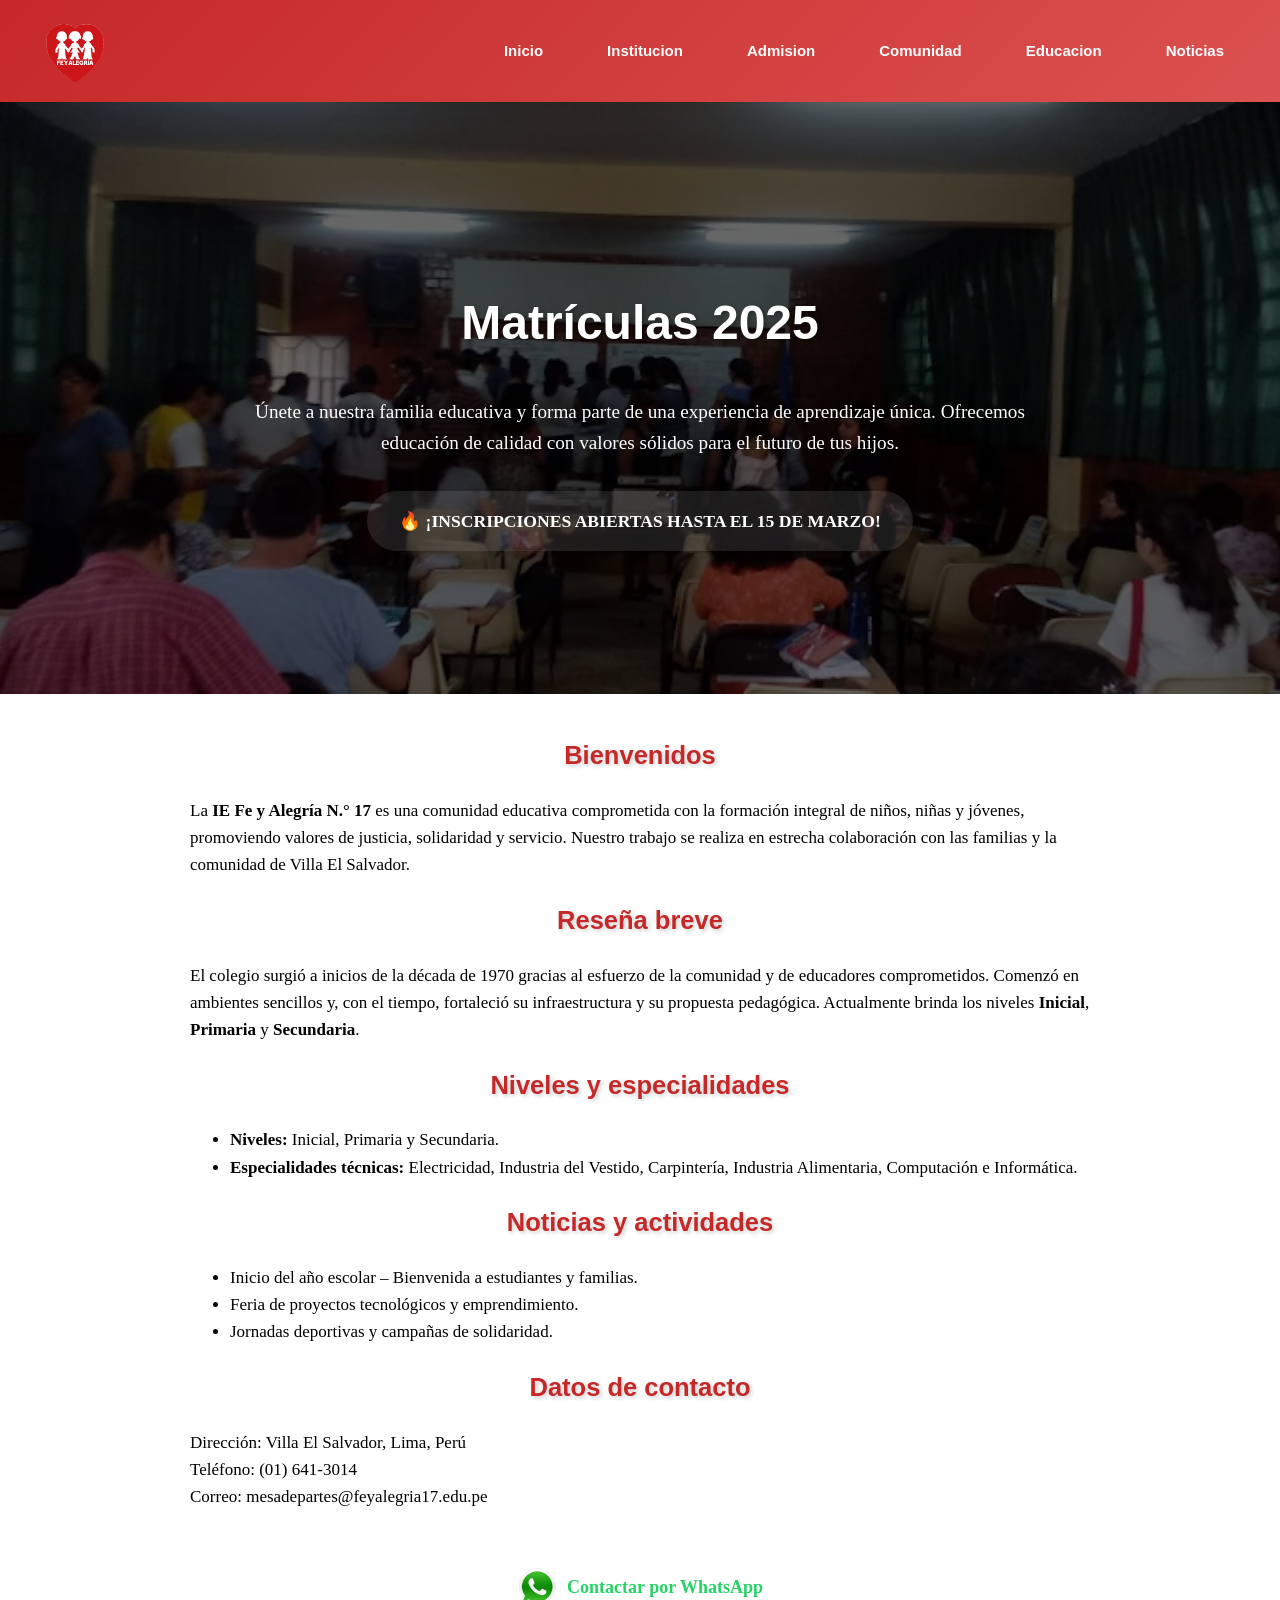
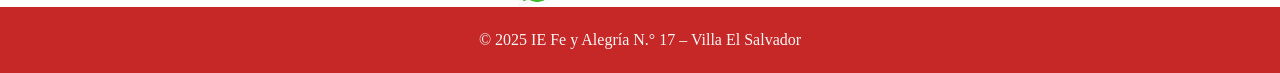
<file: index.html>
<html lang="es"><head>
  <link rel="stylesheet" type="text/css" href="css/style.css">
  <title>IE Fe y Alegría N.° 17 – Inicio</title>
</head>
<body>
  <header class="header">
        <div class="nav-container">
	   <div class="logo">
    		<img src="Imagenes/logo.png" alt="Logo IE Fe y Alegría N.° 17">
		</div>
            <nav>
                <ul class="nav-menu">
                  <li><a href="index.html">Inicio</a></li>
                  <li><a href="Paginas/historia.html">Institucion</a></li>
                  <li><a href="Paginas/oferta.html">Admision</a></li>
                  <li><a href="Paginas/comunidad.html">Comunidad</a></li>
                  <li><a href="Paginas/mision-vision.html">Educacion</a></li>
                  <li><a href="Paginas/contacto.html">Noticias</a></li>
              </ul>
          </nav>
      </div>
  </header>


<section id="inicio" class="hero">
    <h1>Matrículas 2025</h1>
    <p>Únete a nuestra familia educativa y forma parte de una experiencia de aprendizaje única. Ofrecemos educación de calidad con valores sólidos para el futuro de tus hijos.</p>
    <div class="enrollment-status">
        🔥 ¡INSCRIPCIONES ABIERTAS HASTA EL 15 DE MARZO!
    </div>
</section>

<main>
  <h2>Bienvenidos</h2>
  <p>
    La <strong>IE Fe y Alegría N.° 17</strong> es una comunidad educativa
    comprometida con la formación integral de niños, niñas y jóvenes, promoviendo
    valores de justicia, solidaridad y servicio. Nuestro trabajo se realiza en
    estrecha colaboración con las familias y la comunidad de Villa El Salvador.
  </p>

  <h2>Reseña breve</h2>
  <p>
    El colegio surgió a inicios de la década de 1970 gracias al esfuerzo de la
    comunidad y de educadores comprometidos. Comenzó en ambientes sencillos y,
    con el tiempo, fortaleció su infraestructura y su propuesta pedagógica.
    Actualmente brinda los niveles <strong>Inicial</strong>, <strong>Primaria</strong> y
    <strong>Secundaria</strong>.
  </p>

  <h2>Niveles y especialidades</h2>
  <ul>
    <li><strong>Niveles:</strong> Inicial, Primaria y Secundaria.</li>
    <li><strong>Especialidades técnicas:</strong> Electricidad, Industria del Vestido, Carpintería, Industria Alimentaria, Computación e Informática.</li>
  </ul>

  <h2>Noticias y actividades</h2>
  <ul>
    <li>Inicio del año escolar – Bienvenida a estudiantes y familias.</li>
    <li>Feria de proyectos tecnológicos y emprendimiento.</li>
    <li>Jornadas deportivas y campañas de solidaridad.</li>
  </ul>

  <h2>Datos de contacto</h2>
  <p>
     Dirección: Villa El Salvador, Lima, Perú<br>
     Teléfono: (01) 641-3014<br>
     Correo: mesadepartes@feyalegria17.edu.pe
  </p>
</main>
  <div class="whatsapp-contacto">
    <a href="https://wa.me/51997011272" target="_blank">
        <img src="Imagenes/whatsapp.png" alt="WhatsApp">
        <span>Contactar por WhatsApp</span>
    </a>
  </div>

  <footer>
    © 2025 IE Fe y Alegría N.° 17 – Villa El Salvador
  </footer>

</body></html>
</file>
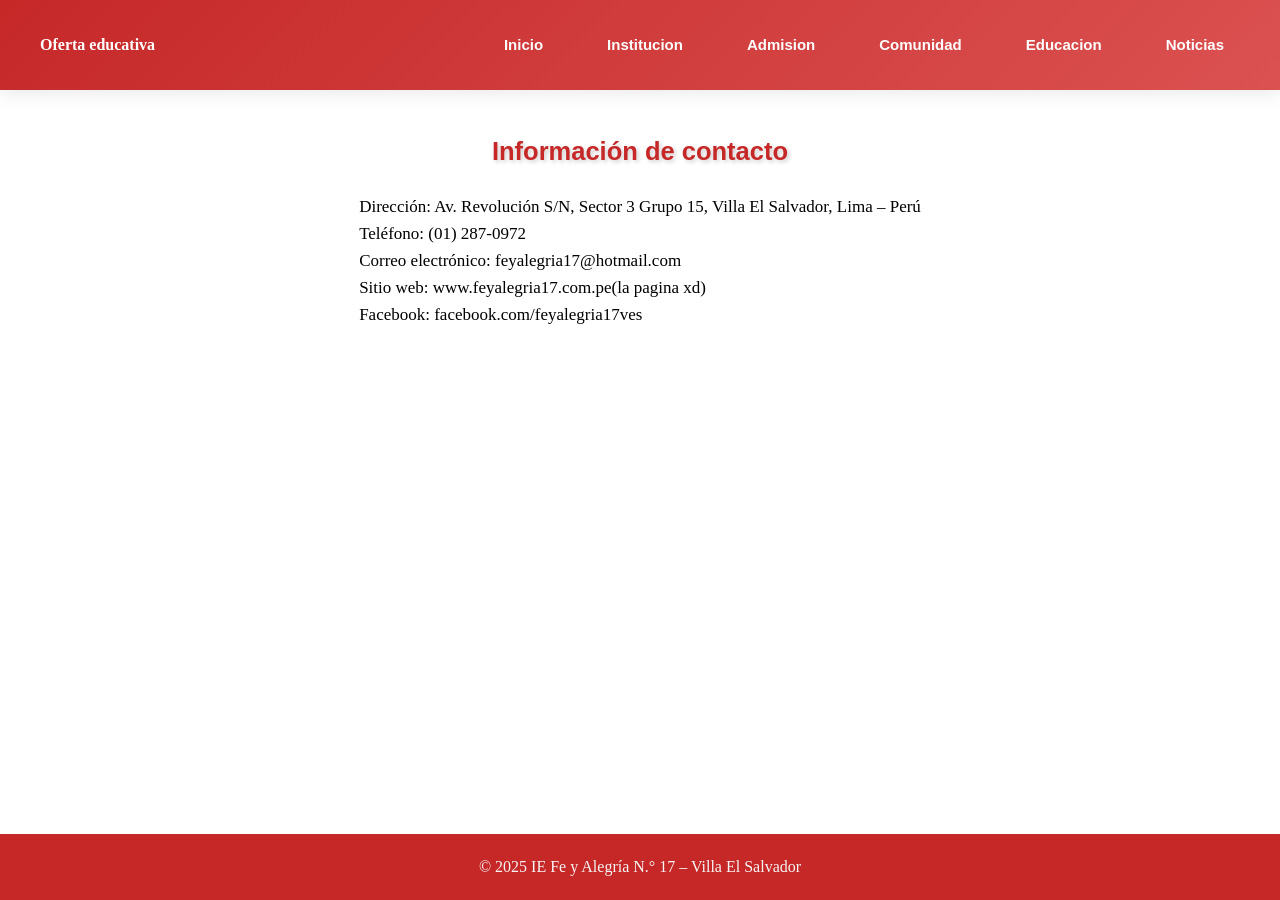
<file: Paginas/contacto.html>
<!DOCTYPE html>
<html lang="es">
<head>
  <link rel="stylesheet" type="text/css" href="../css/style.css">

  <title>Contacto – IE Fe y Alegría N.° 17</title>
</head>
<body>
  <header class="header">
        <div class="nav-container">
            <div class="logo">Oferta educativa</div>
            <nav>
                <ul class="nav-menu">
                  <li><a href="../index.html">Inicio</a></li>
                  <li><a href="historia.html">Institucion</a></li>
                  <li><a href="oferta.html">Admision</a></li>
                  <li><a href="comunidad.html">Comunidad</a></li>
                  <li><a href="mision-vision.html">Educacion</a></li>
                  <li><a href="contacto.html">Noticias</a></li>
              </ul>
          </nav>
      </div>
  </header>


  <main>

  <h2>Información de contacto</h2>
  <p>
    Dirección: Av. Revolución S/N, Sector 3 Grupo 15, Villa El Salvador, Lima – Perú<br>
    Teléfono: (01) 287-0972<br>
    Correo electrónico: feyalegria17@hotmail.com<br>
    Sitio web: www.feyalegria17.com.pe(la pagina xd)<br>
    Facebook: facebook.com/feyalegria17ves
  </p>
</main>
  <footer>
    © 2025 IE Fe y Alegría N.° 17 – Villa El Salvador
  </footer>

</body>
</html>
</file>
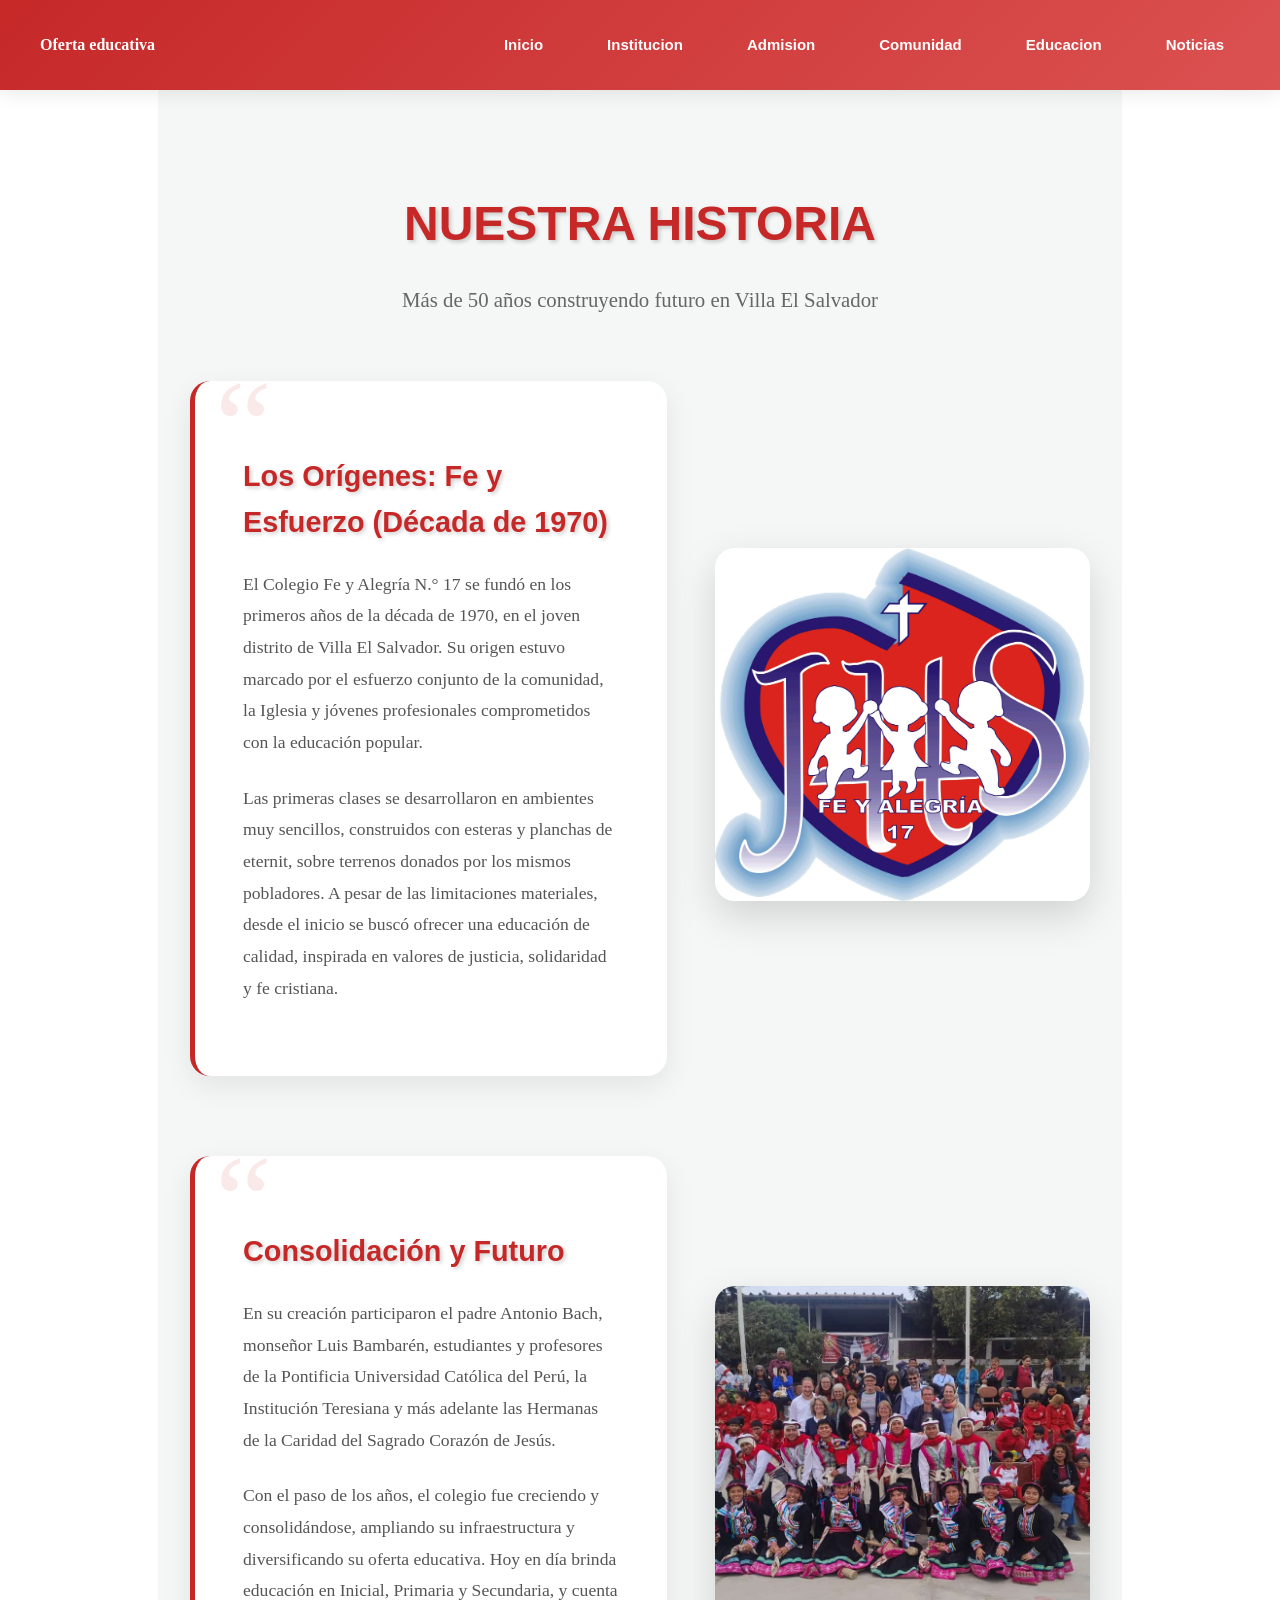
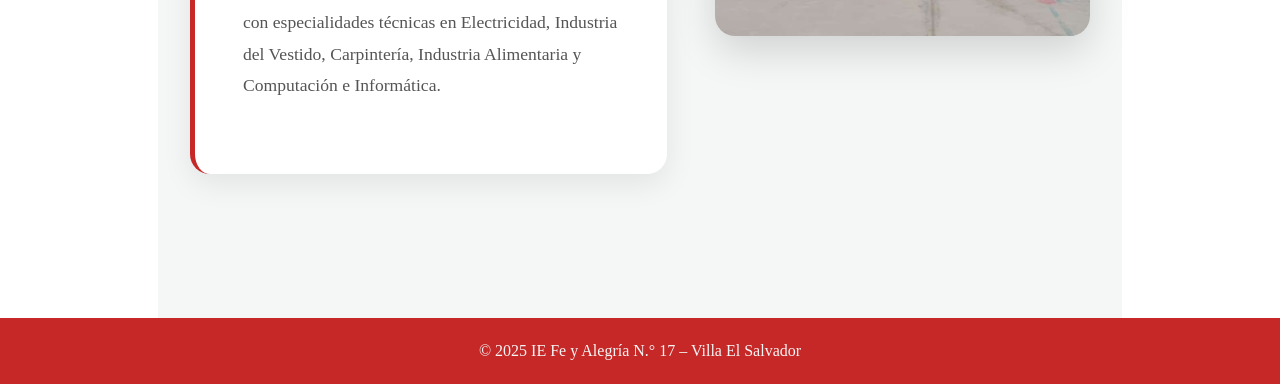
<file: Paginas/historia.html>
<!DOCTYPE html>
<html lang="es">
<head>
  <link rel="stylesheet" type="text/css" href="../css/style.css">

  <title>Historia – IE Fe y Alegría N.° 17</title>
</head>
<body>

  <header class="header">
        <div class="nav-container">
            <div class="logo">Oferta educativa</div>
            <nav>
                <ul class="nav-menu">
                  <li><a href="../index.html">Inicio</a></li>
                  <li><a href="historia.html">Institucion</a></li>
                  <li><a href="oferta.html">Admision</a></li>
                  <li><a href="comunidad.html">Comunidad</a></li>
                  <li><a href="mision-vision.html">Educacion</a></li>
                  <li><a href="contacto.html">Noticias</a></li>
              </ul>
          </nav>
      </div>
  </header>


  <main class="history-main">
    
    <div class="intro-section reveal">
        <h1>Nuestra Historia</h1>
        <p class="subtitle">Más de 50 años construyendo futuro en Villa El Salvador</p>
    </div>

    <div class="history-container">

        <section class="history-block">
            <div class="history-content slide-left">
                <h2>Los Orígenes: Fe y Esfuerzo (Década de 1970)</h2>
                <p>
                    El Colegio Fe y Alegría N.° 17 se fundó en los primeros años de la década de 1970, en el joven distrito de Villa El Salvador. Su origen estuvo marcado por el esfuerzo conjunto de la comunidad, la Iglesia y jóvenes profesionales comprometidos con la educación popular.
                </p>
                <p>
                    Las primeras clases se desarrollaron en ambientes muy sencillos, construidos con esteras y planchas de eternit, sobre terrenos donados por los mismos pobladores. A pesar de las limitaciones materiales, desde el inicio se buscó ofrecer una educación de calidad, inspirada en valores de justicia, solidaridad y fe cristiana.
                </p>
            </div>
            <div class="history-image-wrapper slide-right">
                <img src="../Imagenes/segundafoto.jpg" alt="Inicios del colegio">
            </div>
        </section>

        <section class="history-block reverse-layout">
            <div class="history-image-wrapper slide-left">
                <img src="../Imagenes/tercerafoto.jpg" alt="Inicios del colegio">
            </div>
            <div class="history-content slide-right">
                <h2>Consolidación y Futuro</h2>
                <p>
                    En su creación participaron el padre Antonio Bach, monseñor Luis Bambarén, estudiantes y profesores de la Pontificia Universidad Católica del Perú, la Institución Teresiana y más adelante las Hermanas de la Caridad del Sagrado Corazón de Jesús.
                </p>
                <p>
                    Con el paso de los años, el colegio fue creciendo y consolidándose, ampliando su infraestructura y diversificando su oferta educativa. Hoy en día brinda educación en Inicial, Primaria y Secundaria, y cuenta con especialidades técnicas en Electricidad, Industria del Vestido, Carpintería, Industria Alimentaria y Computación e Informática.
                </p>
            </div>
        </section>

    </div>
</main>

  <footer>
    © 2025 IE Fe y Alegría N.° 17 – Villa El Salvador
  </footer>

</body>
</html>
</file>
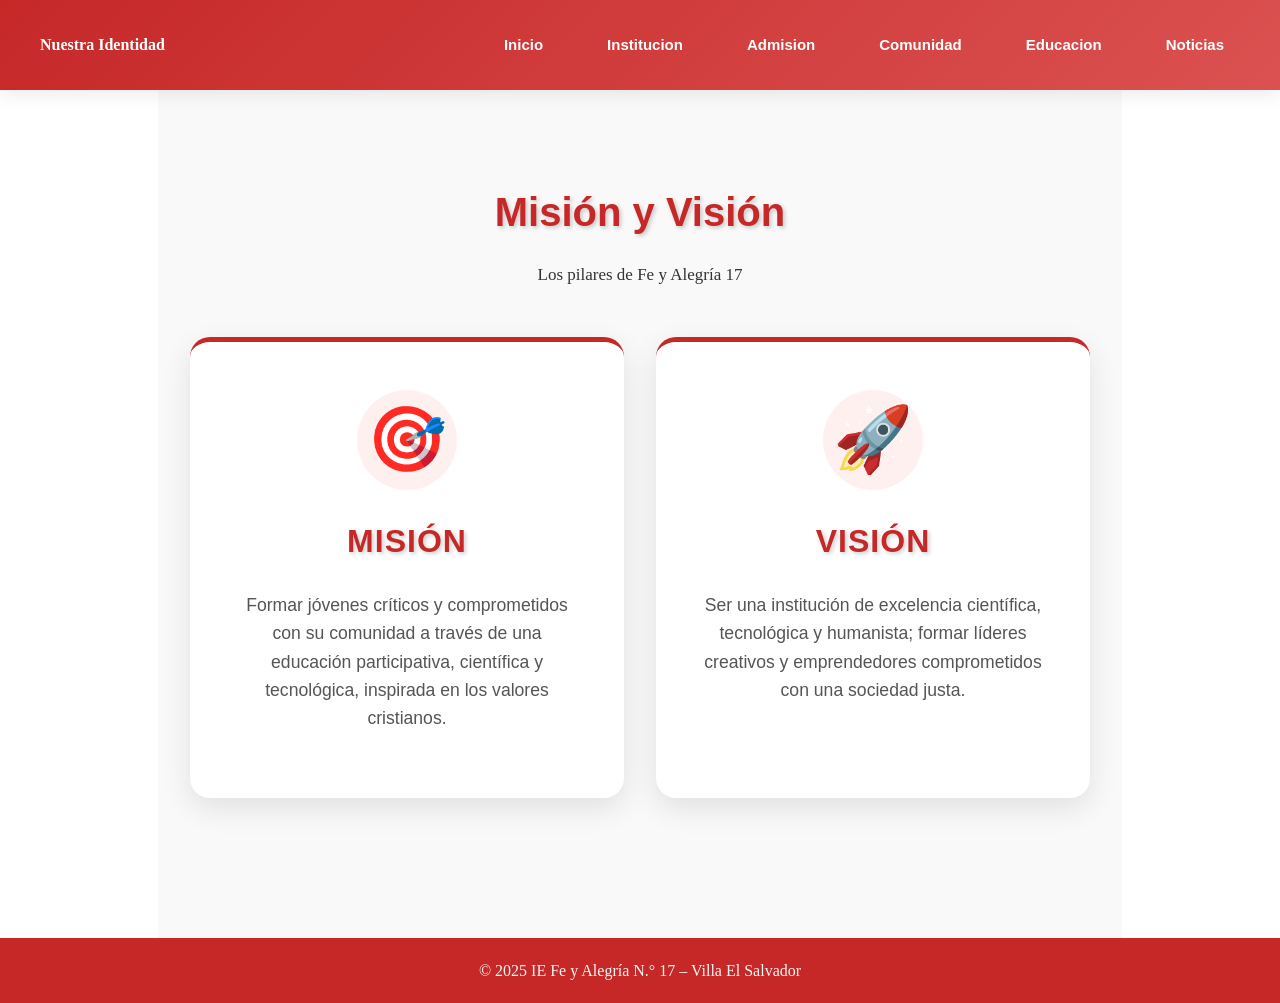
<file: Paginas/mision-vision.html>
<!DOCTYPE html>
<html lang="es">
<head>
  <meta charset="UTF-8">
  <meta name="viewport" content="width=device-width, initial-scale=1.0">
  <title>Misión y Visión</title>
  <link rel="stylesheet" type="text/css" href="../css/style.css">
  
  <style>
    .mv-main { padding: 4rem 2rem; background-color: #f9f9f9; }
    .mv-intro { text-align: center; margin-bottom: 3rem; }
    .mv-intro h1 { color: #c62828; font-size: 2.5rem; font-family: Arial; }
    .mv-container { display: flex; flex-wrap: wrap; justify-content: center; gap: 2rem; max-width: 1200px; margin: 0 auto; }
    .mv-card { background: white; flex: 1; min-width: 300px; padding: 3rem; border-radius: 20px; box-shadow: 0 10px 30px rgba(0,0,0,0.1); border-top: 5px solid #c62828; text-align: center; }
    .mv-icon { font-size: 4rem; margin-bottom: 1rem; display: block; }
    .mv-card h2 { color: #c62828; font-size: 2rem; font-family: Arial; }
    .mv-card p { font-size: 1.1rem; color: #555; line-height: 1.6; font-family: Arial; }
  </style>
</head>
<body>

  <header class="header">
      <div class="nav-container">
          <div class="logo">Nuestra Identidad</div>
          <nav>
              <ul class="nav-menu">
                  <li><a href="../index.html">Inicio</a></li>
                  <li><a href="historia.html">Institucion</a></li>
                  <li><a href="oferta.html">Admision</a></li>
                  <li><a href="comunidad.html">Comunidad</a></li>
                  <li><a href="mision-vision.html">Educacion</a></li>
                  <li><a href="contacto.html">Noticias</a></li>
              </ul>
          </nav>
      </div>
  </header>

  <main class="mv-main">
    
    <div class="mv-intro">
        <h1>Misión y Visión</h1>
        <p>Los pilares de Fe y Alegría 17</p>
    </div>

    <div class="mv-container">
        <div class="mv-card">
            <span class="mv-icon">🎯</span>
            <h2>Misión</h2>
            <p>Formar jóvenes críticos y comprometidos con su comunidad a través de una educación participativa, científica y tecnológica, inspirada en los valores cristianos.</p>
        </div>

        <div class="mv-card">
            <span class="mv-icon">🚀</span>
            <h2>Visión</h2>
            <p>Ser una institución de excelencia científica, tecnológica y humanista; formar líderes creativos y emprendedores comprometidos con una sociedad justa.</p>
        </div>
    </div>

  </main>

  <footer>
    © 2025 IE Fe y Alegría N.° 17 – Villa El Salvador
  </footer>

</body>
</html>
</file>
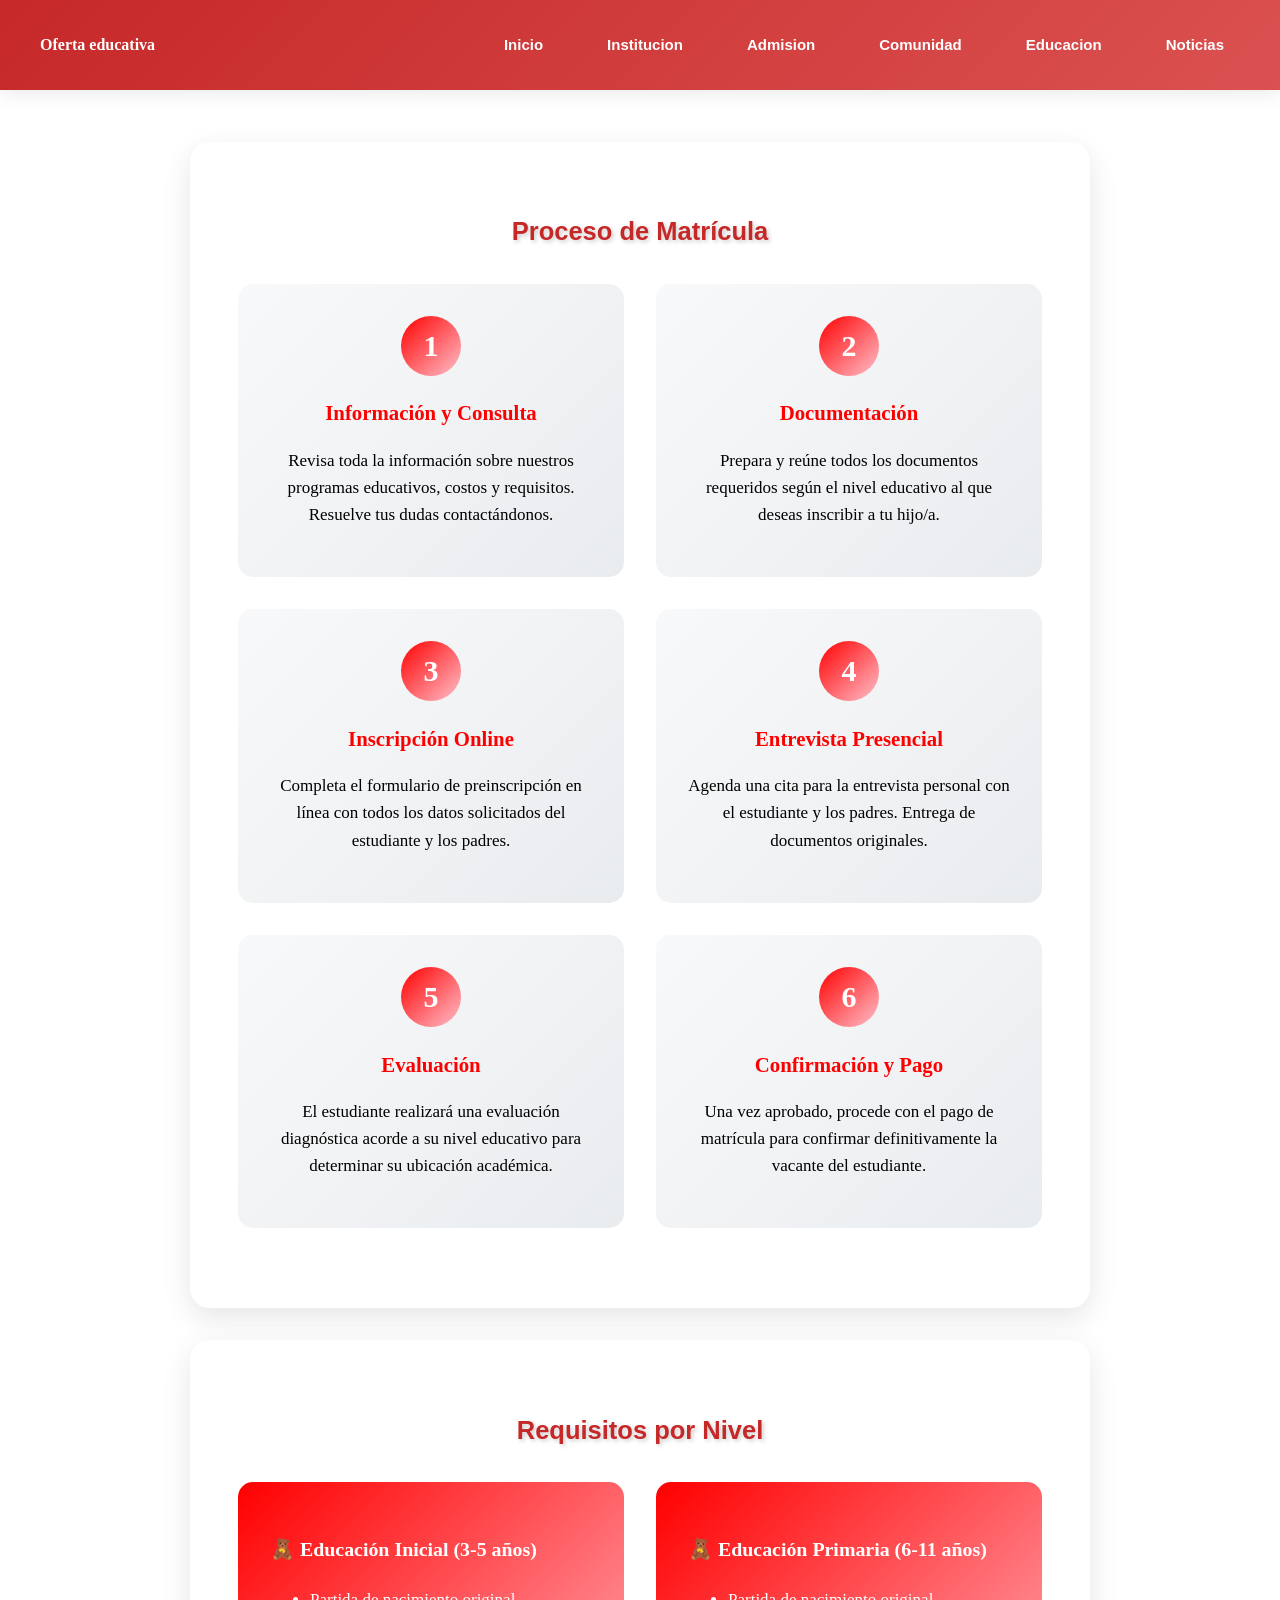
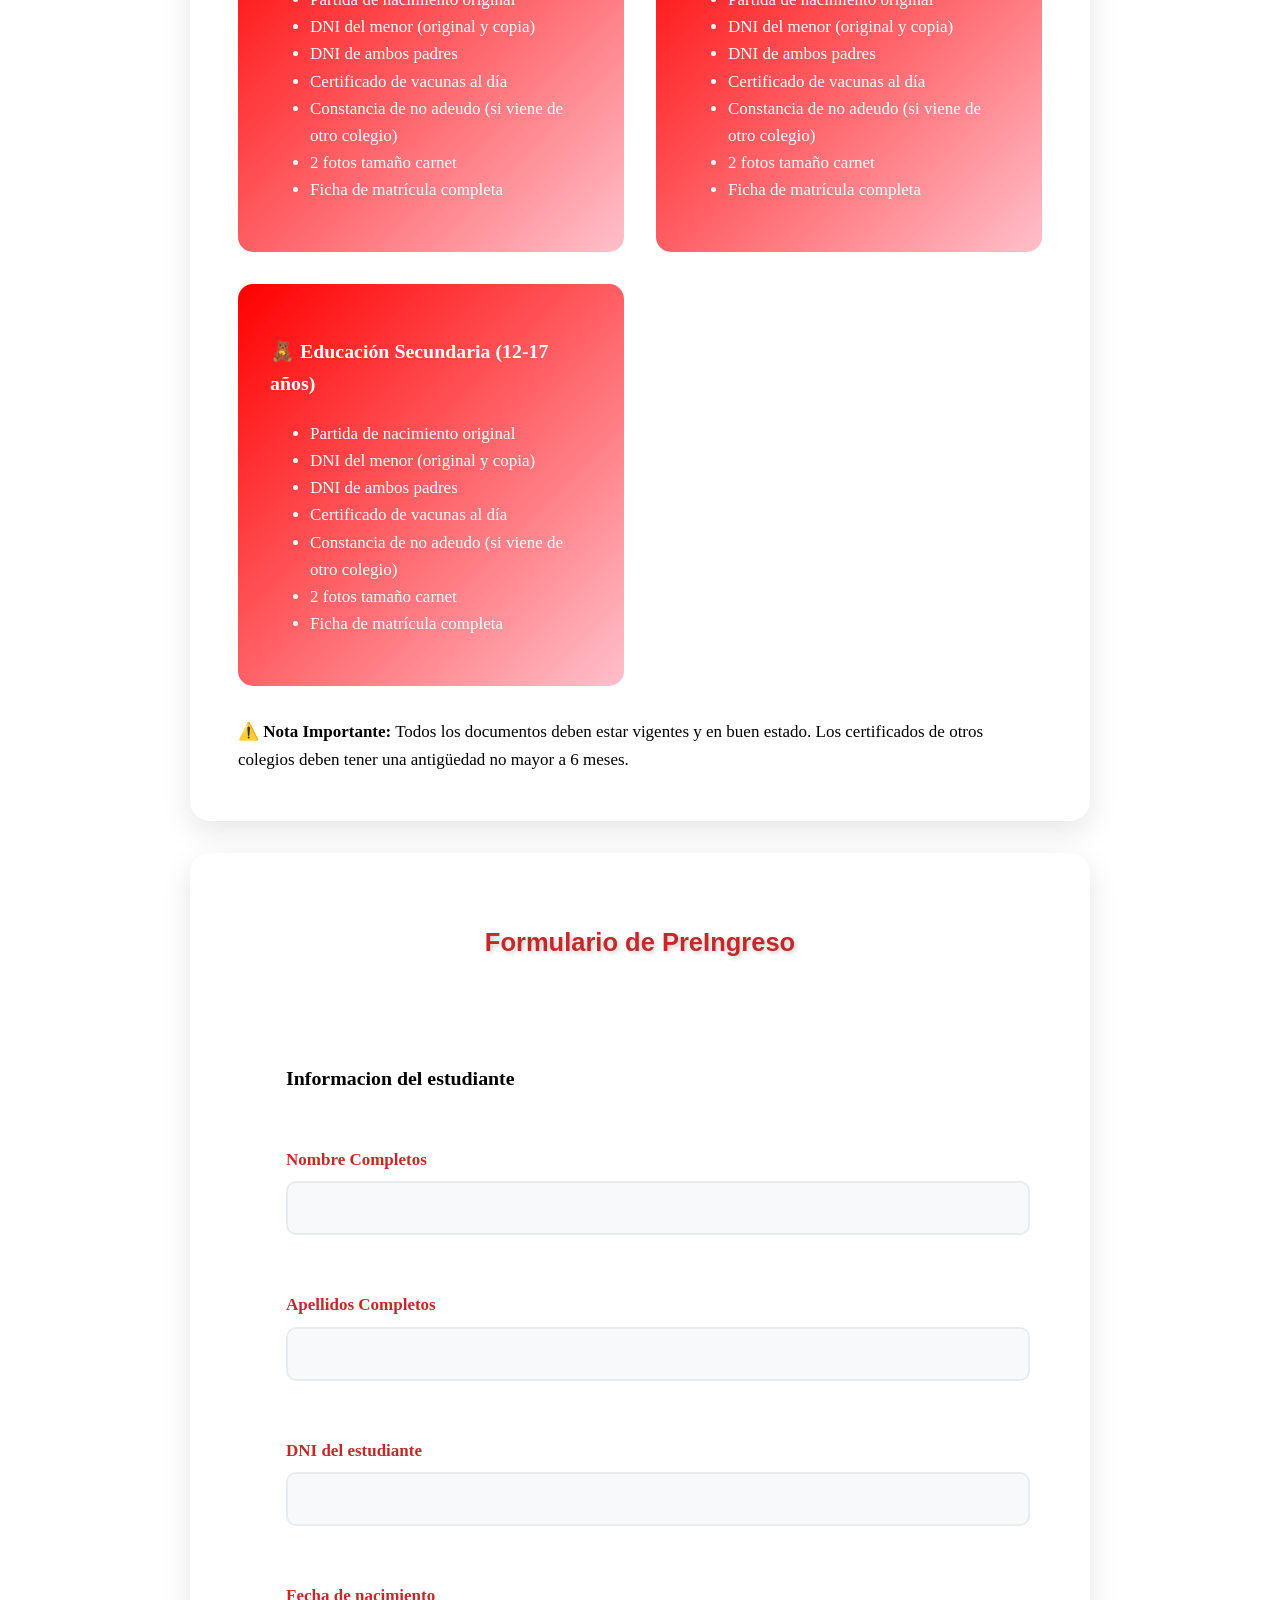
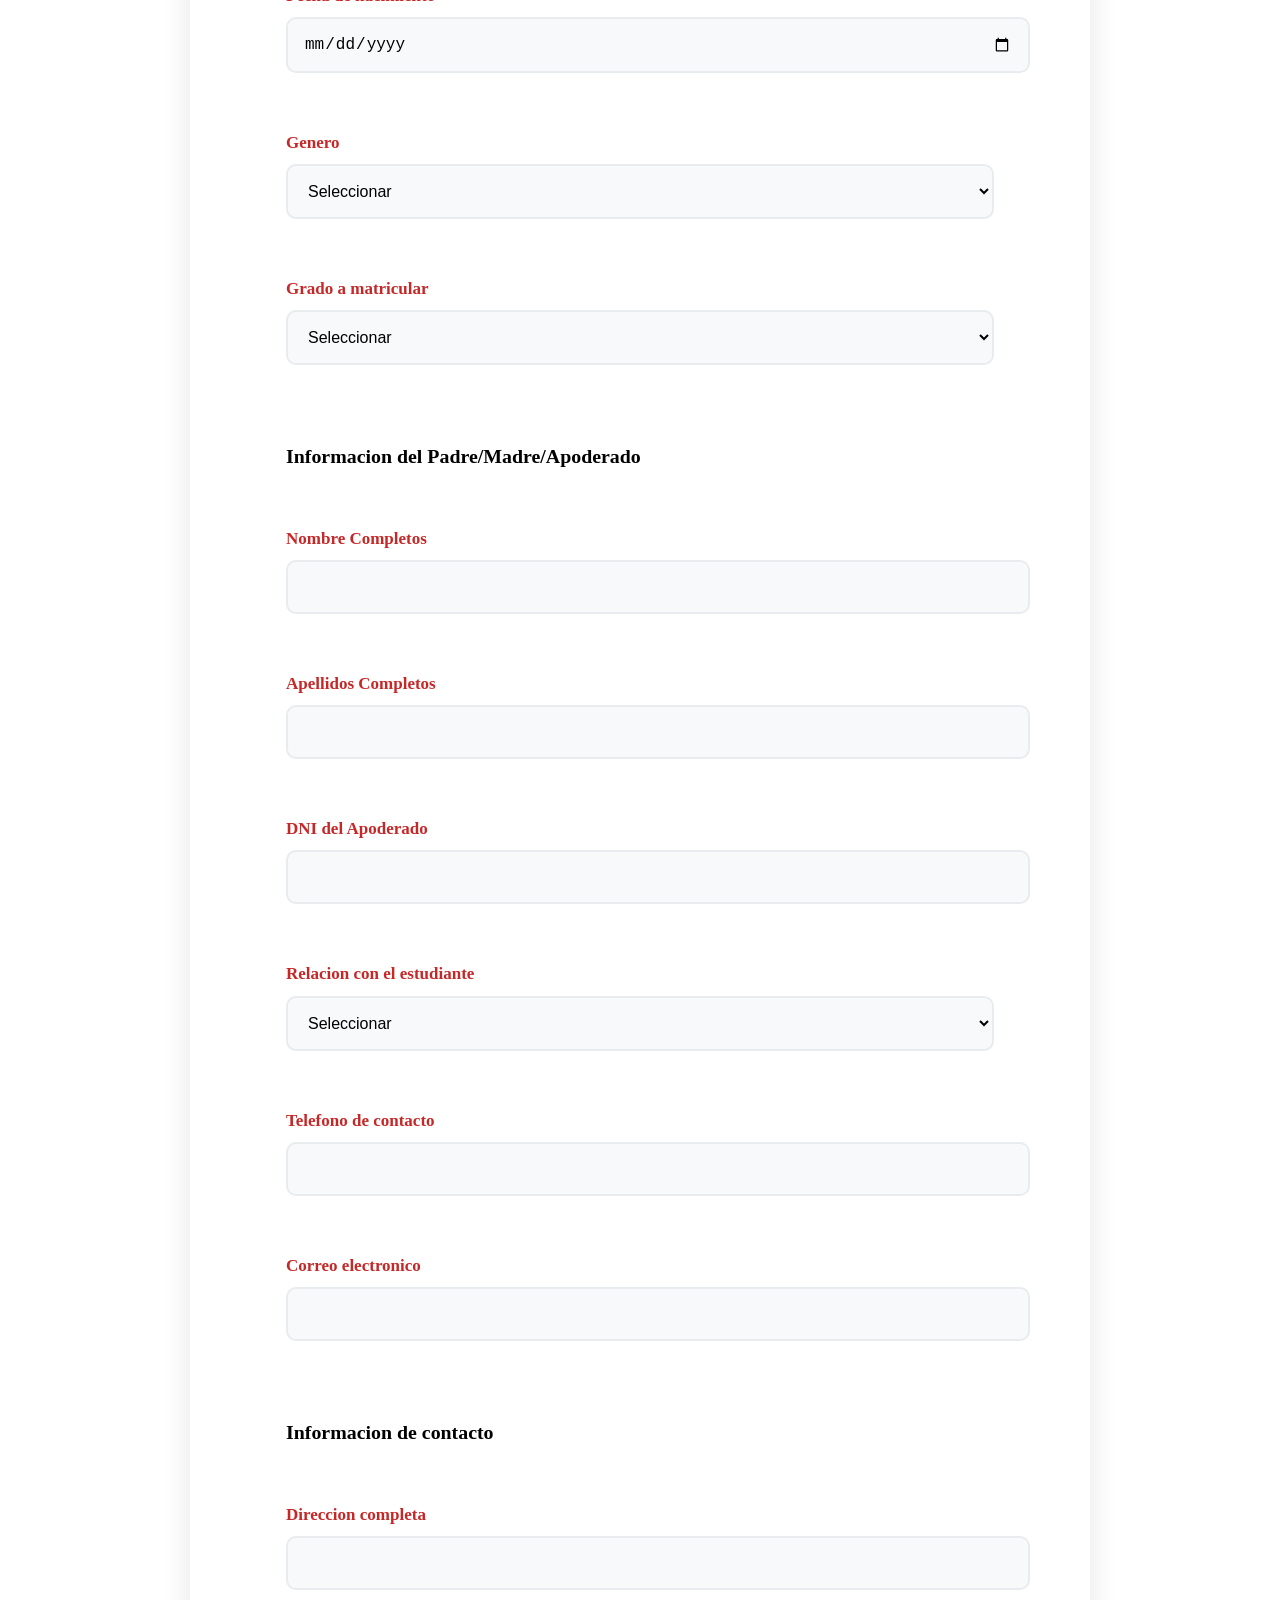
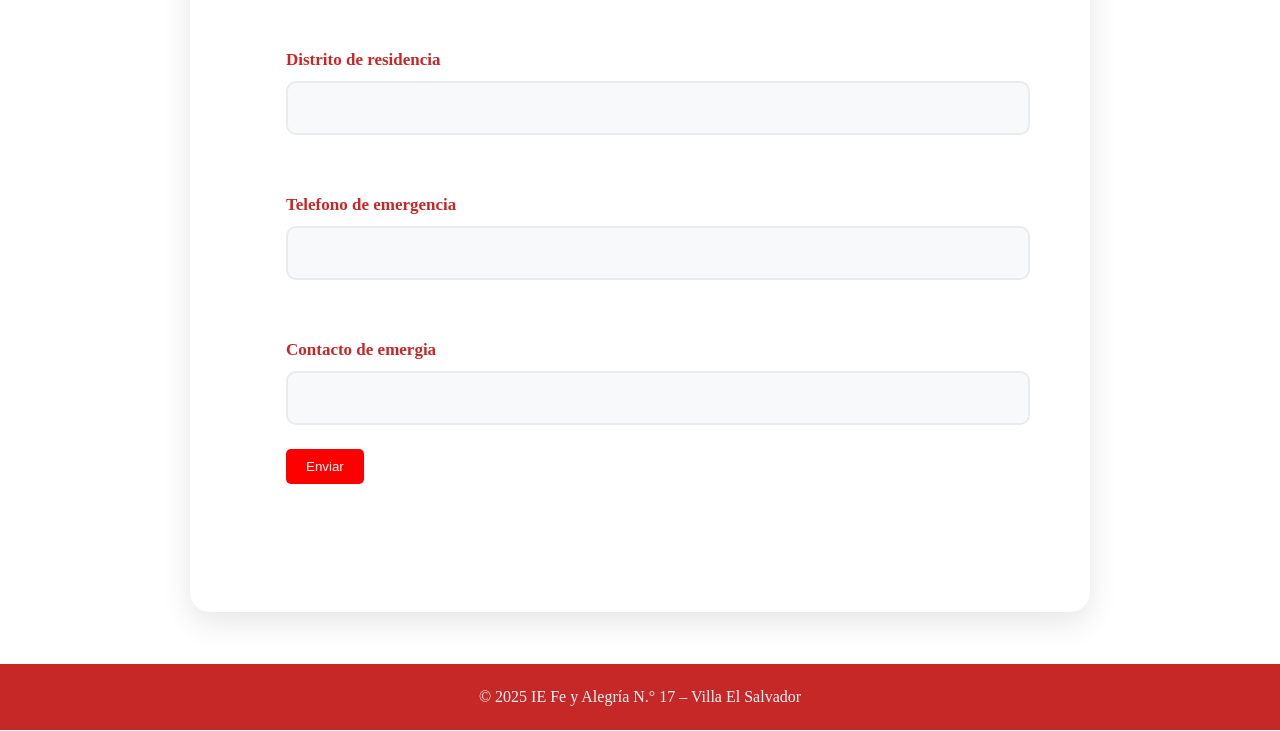
<file: Paginas/oferta.html>
<!DOCTYPE html>
<html lang="es">
<head>
  <link rel="stylesheet" type="text/css" href="../css/style.css"> 
  <title>Oferta educativa – IE Fe y Alegría N.° 17</title>
</head>
<body>
  <header class="header">
        <div class="nav-container">
            <div class="logo">Oferta educativa</div>
            <nav>
                <ul class="nav-menu">
                  <li><a href="../index.html">Inicio</a></li>
                  <li><a href="historia.html">Institucion</a></li>
                  <li><a href="oferta.html">Admision</a></li>
                  <li><a href="comunidad.html">Comunidad</a></li>
                  <li><a href="mision-vision.html">Educacion</a></li>
                  <li><a href="contacto.html">Noticias</a></li>
              </ul>
          </nav>
      </div>
  </header>
  <main>
<section id="proceso" class="section">
  <h2 class="section-title">Proceso de Matrícula</h2>
  <div class="process-steps">
    <div class="step">
      <div class="step-number">1</div>
      <h3>Información y Consulta</h3>
      <p>Revisa toda la información sobre nuestros programas educativos, costos y requisitos. Resuelve tus dudas contactándonos.</p>
    </div>
    <div class="step">
      <div class="step-number">2</div>
      <h3>Documentación</h3>
      <p>Prepara y reúne todos los documentos requeridos según el nivel educativo al que deseas inscribir a tu hijo/a.</p>
    </div>
    <div class="step">
      <div class="step-number">3</div>
      <h3>Inscripción Online</h3>
      <p>Completa el formulario de preinscripción en línea con todos los datos solicitados del estudiante y los padres.</p>
    </div>
    <div class="step">
      <div class="step-number">4</div>
      <h3>Entrevista Presencial</h3>
      <p>Agenda una cita para la entrevista personal con el estudiante y los padres. Entrega de documentos originales.</p>
    </div>
    <div class="step">
      <div class="step-number">5</div>
      <h3>Evaluación</h3>
      <p>El estudiante realizará una evaluación diagnóstica acorde a su nivel educativo para determinar su ubicación académica.</p>
    </div>
    <div class="step">
      <div class="step-number">6</div>
      <h3>Confirmación y Pago</h3>
      <p>Una vez aprobado, procede con el pago de matrícula para confirmar definitivamente la vacante del estudiante.</p>
    </div>
  </div>
</section>

<section id="requisitos" class="section">
  <h2 class="section-title">Requisitos por Nivel</h2>
  <div class="requirements-grid">
    <div class="requirement-card">
      <h3>🧸 Educación Inicial (3-5 años)</h3>
      <ul>
        <li>Partida de nacimiento original</li>
        <li>DNI del menor (original y copia)</li>
        <li>DNI de ambos padres</li>
        <li>Certificado de vacunas al día</li>
        <li>Constancia de no adeudo (si viene de otro colegio)</li>
        <li>2 fotos tamaño carnet</li>
        <li>Ficha de matrícula completa</li>
      </ul>
    </div>
    <div class="requirement-card">
      <h3>🧸 Educación Primaria (6-11 años)</h3>
      <ul>
        <li>Partida de nacimiento original</li>
        <li>DNI del menor (original y copia)</li>
        <li>DNI de ambos padres</li>
        <li>Certificado de vacunas al día</li>
        <li>Constancia de no adeudo (si viene de otro colegio)</li>
        <li>2 fotos tamaño carnet</li>
        <li>Ficha de matrícula completa</li>
      </ul>
    </div>
    <div class="requirement-card">
      <h3>🧸 Educación Secundaria (12-17 años)</h3>
      <ul>
        <li>Partida de nacimiento original</li>
        <li>DNI del menor (original y copia)</li>
        <li>DNI de ambos padres</li>
        <li>Certificado de vacunas al día</li>
        <li>Constancia de no adeudo (si viene de otro colegio)</li>
        <li>2 fotos tamaño carnet</li>
        <li>Ficha de matrícula completa</li>
      </ul>
    </div>
  </div>

  <div class="alert alert-warning">
    <strong>⚠️ Nota Importante:</strong> Todos los documentos deben estar vigentes y en buen estado. Los certificados de otros colegios deben tener una antigüedad no mayor a 6 meses.
  </div>
</section>

<section id ="formulario" class="section">
  <h2 class="section-title">Formulario de PreIngreso</h2>
  <div class="form-container">
    <form>
      <div class="form-grid">
        <div class="form-group-title">
          <h3>Informacion del estudiante</h3>
        </div>
        <div class="form-group">
          <label>Nombre Completos</label> 
          <input type="text" id="student-name" name="student-name" required="">
        </div>
        <div class="form-group">
          <label>Apellidos Completos</label> 
          <input type="text" id="student-lastname" name="student-lastname" required="">
        </div>
        <div class="form-group">
          <label>DNI del estudiante</label> 
          <input type="tel" id="student-dni" name="student-dni" required="">
        </div>
        <div class="form-group">
          <label>Fecha de nacimiento</label> 
          <input type="date" id="student-birthday" name="student-birthday" required="">
        </div>
        <div class="form-group">
          <label>Genero</label> 
          <select id="student-gender" name="student-gender" required="">
            <option value>Seleccionar</option>
            <option value>Masculino</option>
            <option value>Femenino</option>
          </select>
        </div>
        <div class="form-group">
          <label>Grado a matricular</label> 
          <select id="student-grade" name="-studentgrade" required="">
            <option value>Seleccionar</option>
            <optgroup label="Educacion Inicial">
              <option value>Inicial 5 años</option>
            </optgroup>
            <optgroup label="Educacion Primaria">
              <option value>Primer grado</option>
              <option value>Segundo grado</option>
              <option value>Tercero grado</option>
              <option value>Cuarto grado</option>
              <option value>Quinto grado</option>
              <option value>Sexto grado</option>
            </optgroup>
            <optgroup label="Educacion Secundaria">
              <option value>Primer grado</option>
              <option value>Segundo grado</option>
              <option value>Tercero grado</option>
              <option value>Cuarto grado</option>
              <option value>Quinto grado</option>
            </optgroup>
          </select>
        </div>
        <div class="form-group-title">
          <h3>Informacion del Padre/Madre/Apoderado</h3>
        </div>
        <div class="form-group">
          <label>Nombre Completos</label> 
          <input type="text" id="parent-name" name="parent-name" required="">
        </div>
        <div class="form-group">
          <label>Apellidos Completos</label> 
          <input type="text" id="parent-lastname" name="parent-lastname" required="">
        </div>
        <div class="form-group">
          <label>DNI del Apoderado</label> 
          <input type="text" id="parent-dni" name="parent-dni" required="">
        </div>
        <div class="form-group">
          <label>Relacion con el estudiante</label> 
          <select id="parent-relation" name="parent-relation" required="">
            <option value>Seleccionar</option>
            <option value>Padre</option>
            <option value>Madre</option>
            <option value>Abuelo/a</option>
            <option value>Tio/a</option>
            <option value>Hermano/a</option>
            <option value>Otro familiar</option>
            <option value>Tutor legal</option>
          </select>
        </div>
        <div class="form-group">
          <label>Telefono de contacto</label> 
          <input type="text" id="parent-cellphone" name="parent-cellphone" required="">
        </div>
        <div class="form-group">
          <label>Correo electronico</label> 
          <input type="text" id="parent-mail" name="parent-mail" required="">
        </div>
        <div class="form-group-title">
          <h3>Informacion de contacto</h3>
        </div>
        <div class="form-group">
          <label>Direccion completa</label> 
          <input type="text" id="contact-address" name="contact-address" required="">
        </div>
        <div class="form-group">
          <label>Distrito de residencia</label> 
          <input type="text" id="contact-town" name="contact-town" required="">
        </div>
        <div class="form-group">
          <label>Telefono de emergencia</label> 
          <input type="text" id="contact-cellphone" name="contact-cellphone" required="">
        </div>
        <div class="form-group">
          <label>Contacto de emergia</label> 
          <input type="text" id="contact-name" name="contact-name" required="">
        </div>
      </div>
    </form>  
    <button class="form-button">Enviar</button>
  </div>
</section>
</main>


  <footer>
    © 2025 IE Fe y Alegría N.° 17 – Villa El Salvador
  </footer>


</body>
</html>
</file>
<file: css/style.css>
h1, h2 {
    text-shadow: 2px 2px 4px rgba(0, 0, 0, 0.2);
    text-align: center;
    font-family: Arial, Helvetica, sans-serif;
}

html, body {
    height: 100%;
    margin: 0;
}

body {
    display: flex;
    flex-direction: column;
    line-height: 1.6;
}

footer {
    text-align: center;
    background-color: #c62828;
    color: #f5f5f5;
    margin-top: auto;
    padding: 20px;
}

header {
    background: linear-gradient(135deg, #c62828, #DB5151);
    color: white;
    padding: 1rem 0;
    position: sticky;
    top: 0;
    z-index: 1000;
    box-shadow: 0 2px 20px rgba(0, 0, 0, 0.1);
    font-weight: bold;
}

.nav-menu a {
    color: white;
    text-decoration: none;
    padding: 0.5rem 1rem;
    border-radius: 25px;
    font-family: Arial, Times, 'Times New Roman', serif;
    font-size: 15px;
}

.nav-container {
    max-width: 1200px;
    margin: auto;
    display: flex;
    justify-content: space-between;
    align-items: center;
    padding: 0 2rem;
}

.nav-menu {
    display: flex;
    list-style: none;
    gap: 2rem;
}

main {
    max-width: 900px;
    padding: 20px;
    margin: auto;
    font-size: 17px;
    flex: 1;
}

main h2 {
    color: #c62828;
}

.nav-menu a:hover {
    background: rgba(255, 255, 255, 0.2);
    transition: 0.3s;
}

.logo {
    display: flex;
    align-items: center;
}

.logo img {
    max-height: 70px;
    width: auto;
}

.hero {
    background: linear-gradient(rgba(0, 0, 0, 0.6), rgba(0, 0, 0, 0.6)), url('../Imagenes/principal.png');
    background-size: cover;
    background-position: center;
    background-repeat: no-repeat;
    color: white;
    padding: 6rem 2rem;
    text-align: center;
    min-height: 400px;
    display: flex;
    flex-direction: column;
    justify-content: center;
    align-items: center;
}

.hero h1 {
    font-size: 3rem;
    margin-bottom: 1rem;
    text-shadow: 2px 2px 4px rgba(0, 0, 0, 0.3);
}

.hero p {
    font-size: 1.2rem;
    margin-bottom: 2rem;
    max-width: 800px;
    margin-left: auto;
    margin-right: auto;
}

.enrollment-status {
    background: rgba(255, 255, 255, 0.1);
    padding: 1rem 2rem;
    border-radius: 50px;
    display: inline-block;
    font-weight: bold;
    font-size: 1.1rem;
}

.process-steps {
    display: grid;
    grid-template-columns: repeat(auto-fit, minmax(250px, 1fr));
    gap: 2rem;
    margin: 2rem 0;
}

.step {
    text-align: center;
    padding: 2rem;
    border-radius: 15px;
    background: linear-gradient(135deg, #f8f9fa, #e9ecef);
    position: relative;
    transition: all 0.3s ease;
}

.section {
    background: white;
    margin: 2rem 0;
    padding: 3rem;
    border-radius: 20px;
    box-shadow: 0 10px 30px rgba(0, 0, 0, 0.1);
    transition: transform 0.3s ease;
}

.step h3 {
    color: red;
    margin-bottom: 1rem;
    font-size: 1.3rem;
}

.step:hover {
    transform: translateY(10px);
    box-shadow: 0 15px 35px rgba(0, 0, 0, 0.1);
}

.step-number {
    width: 60px;
    height: 60px;
    border-radius: 50%;
    background: linear-gradient(135deg, red, pink);
    color: white;
    display: flex;
    align-items: center;
    justify-content: center;
    font-size: 30px;
    font-weight: bold;
    margin: 0 auto 15px;
}

.requirements-grid {
    display: grid;
    grid-template-columns: repeat(auto-fit, minmax(250px, 1fr));
    gap: 2rem;
    margin: 2rem 0;
}

.requirement-card {
    background: linear-gradient(135deg, red, pink);
    color: white;
    padding: 2rem;
    border-radius: 15px;
    transition: all 0.3s ease;
}

.form-container {
    background: white;
    padding: 3rem;
    border-radius: 20px;
    margin: 2rem 0;
}

.form-grid {
    display: grid;
    gap: 2rem;
    grid-template-columns: 1fr;
}

.form-group {
    margin-bottom: 1.5rem;
}

.form-group-title {
    grid-column: 1 / -1;
}

.form-group label {
    display: block;
    margin-bottom: 0.5rem;
    font-weight: bold;
    color: #c62828;
}

.form-group input,
.form-group select,
.form-group textarea {
    width: 100%;
    padding: 1rem;
    border: 2px solid #e9ecef;
    border-radius: 10px;
    font-size: 1rem;
    transition: all 0.3s ease;
    background: #f8f9fa;
}

.form-group input:focus,
.form-group textarea:focus {
    border-color: pink;
    outline: none;
}

.form-button {
    padding: 10px 20px;
    background-color: red;
    color: white;
    border: none;
    border-radius: 5px;
    cursor: pointer;
    transition: transform 0.3s;
}

.form-button:hover {
    background-color: red;
    transform: scale(1.1);
}

.form-button:active {
    background-color: red;
}

.grid {
    display: grid;
    grid-template-columns: repeat(auto-fit, minmax(300px, 1fr));
    gap: 2rem;
    margin-top: 2rem;
}

.card {
    background: white;
    border-radius: 10px;
    overflow: hidden;
    box-shadow: 0 4px 15px rgba(0, 0, 0, 0.1);
    transition: transform 0.3s, box-shadow 0.3s;
}

.card:hover {
    transform: translateY(-5px);
    box-shadow: 0 6px 20px rgba(0, 0, 0, 0.15);
}

.card-image {
    width: 100%;
    height: 200px;
    object-fit: cover;
}

.card-content {
    padding: 1.5rem;
}

.card-title {
    font-size: 1.4rem;
    color: #1e3c72;
    margin-bottom: 1rem;
}

.card-text {
    color: #666;
    line-height: 1.6;
}

.video-grid {
    display: grid;
    grid-template-columns: repeat(auto-fit, minmax(350px, 1fr));
    gap: 2rem;
    margin-top: 2rem;
}

.video-wrapper video {
    position: absolute;
    top: 0;
    left: 0;
    width: 100%;
    height: 100%;
}

.video-wrapper {
    position: relative;
    padding-bottom: 56.25%;
    height: 0;
    overflow: hidden;
    border-radius: 10px;
    box-shadow: 0 4px 15px rgba(0, 0, 0, 0.1);
}

.video-wrapper iframe {
    position: absolute;
    top: 0;
    left: 0;
    width: 100%;
    height: 100%;
}

.gallery {
    display: grid;
    grid-template-columns: repeat(auto-fit, minmax(250px, 1fr));
    gap: 1rem;
    margin-top: 2rem;
}

.gallery-item {
    position: relative;
    overflow: hidden;
    border-radius: 10px;
    height: 250px;
    box-shadow: 0 4px 15px rgba(0, 0, 0, 0.1);
}

.gallery-item img {
    width: 100%;
    height: 100%;
    object-fit: cover;
    transition: transform 0.3s;
}

.gallery-item:hover img {
    transform: scale(1.1)
}

.tabla-horarios {
    width: 80%;
    border-collapse: collapse;
    margin: auto;
}

.tabla-horarios th, .tabla-horarios td {
    border: 1px solid #ddd;
    padding: 12px;
    text-align: left;
}

.tabla-horarios th {
    background-color: red;
    color: white;
    text-transform: uppercase;
    font-weight: bold;
}

.tabla-horarios tr:nth-child(even) {
    background-color: #f2f2f2;
}

.tabla-horarios tr:hover {
    background-color: #ddd;
}

.whatsapp-contacto {
    margin-top: 20px;
    display: flex;
    align-items: center;
    justify-content: center;
}

.whatsapp-contacto a {
    display: flex;
    align-items: center;
    text-decoration: none;
    font-size: 18px;
    color: #25d366;
    font-weight: bold;
}

.whatsapp-contacto img {
    width: 40px;
    height: 40px;
    margin-right: 10px;
    transition: transform 0.3s ease;
}

.whatsapp-contacto img:hover {
    transform: scale(1.1);
}

.mv-main {
    padding: 4rem 2rem;
    background-color: #f9f9f9;
    min-height: 80vh;
}

.mv-intro {
    text-align: center;
    margin-bottom: 3rem;
    color: #333;
}

.mv-intro h1 {
    color: #c62828;
    font-size: 2.5rem;
    margin-bottom: 0.5rem;
}

.mv-container {
    display: flex;
    flex-wrap: wrap;
    justify-content: center;
    gap: 2rem;
    max-width: 1200px;
    margin: 0 auto;
}

.mv-card {
    background: white;
    flex: 1;
    min-width: 300px;
    padding: 3rem;
    border-radius: 20px;
    box-shadow: 0 10px 30px rgba(0, 0, 0, 0.05);
    border-top: 5px solid #c62828;
    text-align: center;
    transition: transform 0.3s ease, box-shadow 0.3s ease;
    position: relative;
    overflow: hidden;
}

.mv-card:hover {
    transform: translateY(-10px);
    box-shadow: 0 15px 40px rgba(198, 40, 40, 0.15);
}

.mv-icon {
    font-size: 4rem;
    margin-bottom: 1.5rem;
    background: #fff0f0;
    width: 100px;
    height: 100px;
    line-height: 100px;
    border-radius: 50%;
    margin-left: auto;
    margin-right: auto;
}

.mv-card h2 {
    color: #c62828;
    font-size: 2rem;
    margin-bottom: 1.5rem;
    text-transform: uppercase;
    letter-spacing: 1px;
}

.mv-card p {
    font-size: 1.1rem;
    color: #555;
    line-height: 1.8;
}

@media (max-width: 768px) {
    .mv-container {
        flex-direction: column;
    }
}

.history-main {
    padding: 4rem 2rem;
    background-color: #f4f7f6;
}

.intro-section {
    text-align: center;
    margin-bottom: 4rem;
    max-width: 800px;
    margin-left: auto;
    margin-right: auto;
}

.intro-section h1 {
    color: #c62828;
    font-size: 3rem;
    margin-bottom: 1rem;
    text-transform: uppercase;
}

.subtitle {
    font-size: 1.3rem;
    color: #666;
}

.history-container {
    max-width: 1100px;
    margin: 0 auto;
}

.history-block {
    display: flex;
    align-items: center;
    gap: 3rem;
    margin-bottom: 5rem;
}

.reverse-layout {
    flex-direction: row-reverse;
}

.history-content {
    flex: 1;
    background: white;
    padding: 3rem;
    border-radius: 20px;
    box-shadow: 0 10px 30px rgba(0, 0, 0, 0.08);
    border-left: 5px solid #c62828;
    position: relative;
}

.history-content::before {
    content: '“';
    position: absolute;
    top: -20px;
    left: 20px;
    font-size: 8rem;
    color: rgba(198, 40, 40, 0.1);
    font-family: serif;
    line-height: 1;
}

.history-content h2 {
    color: #c62828;
    font-size: 1.8rem;
    margin-bottom: 1.5rem;
    text-align: left;
}

.history-content p {
    color: #555;
    font-size: 1.1rem;
    line-height: 1.8;
    margin-bottom: 1.5rem;
}

.history-image-wrapper {
    flex: 1;
    height: auto;
}

.history-image-wrapper img {
    width: 100%;
    height: auto;
    border-radius: 20px;
    box-shadow: 0 15px 40px rgba(0, 0, 0, 0.15);
    object-fit: cover;
    min-height: 350px;
}

@media (max-width: 900px) {
    .history-block, .history-block.reverse-layout {
        flex-direction: column;
        gap: 2rem;
    }

    .history-content {
        padding: 2rem;
        border-left: none;
        border-top: 5px solid #c62828;
    }

    .history-image-wrapper img {
        min-height: 250px;
    }
}
</file>
